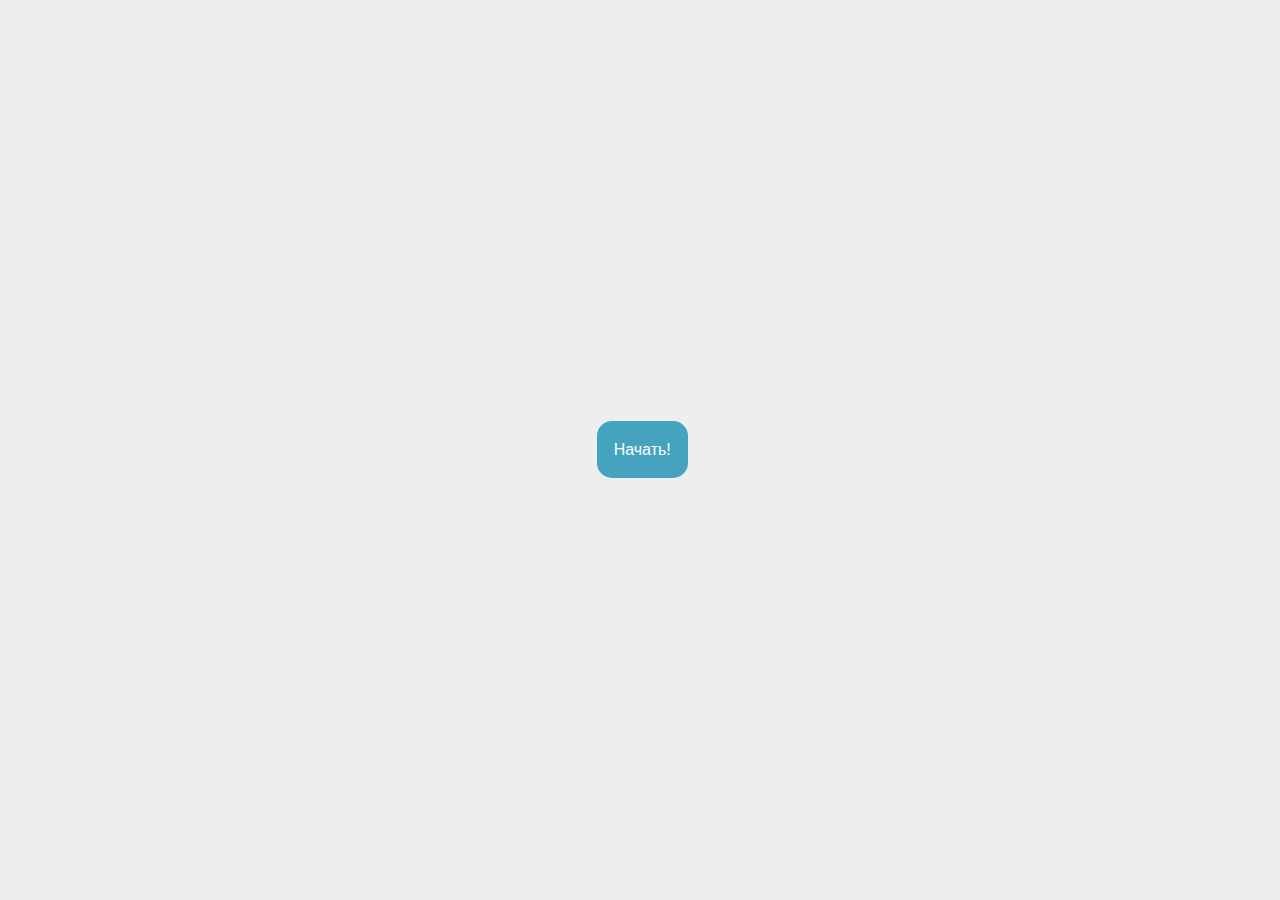
<file: index.html>
﻿<!DOCTYPE html>
<html>
    <head>
        <meta charset="utf-8"/>
        <link href="css/index.css" rel="stylesheet"/>
    </head>
    <body>
        <div class="content">
            <a href="pages/Kittens.html">Начать!</a>
        </div>
    </body>
</html>
</file>
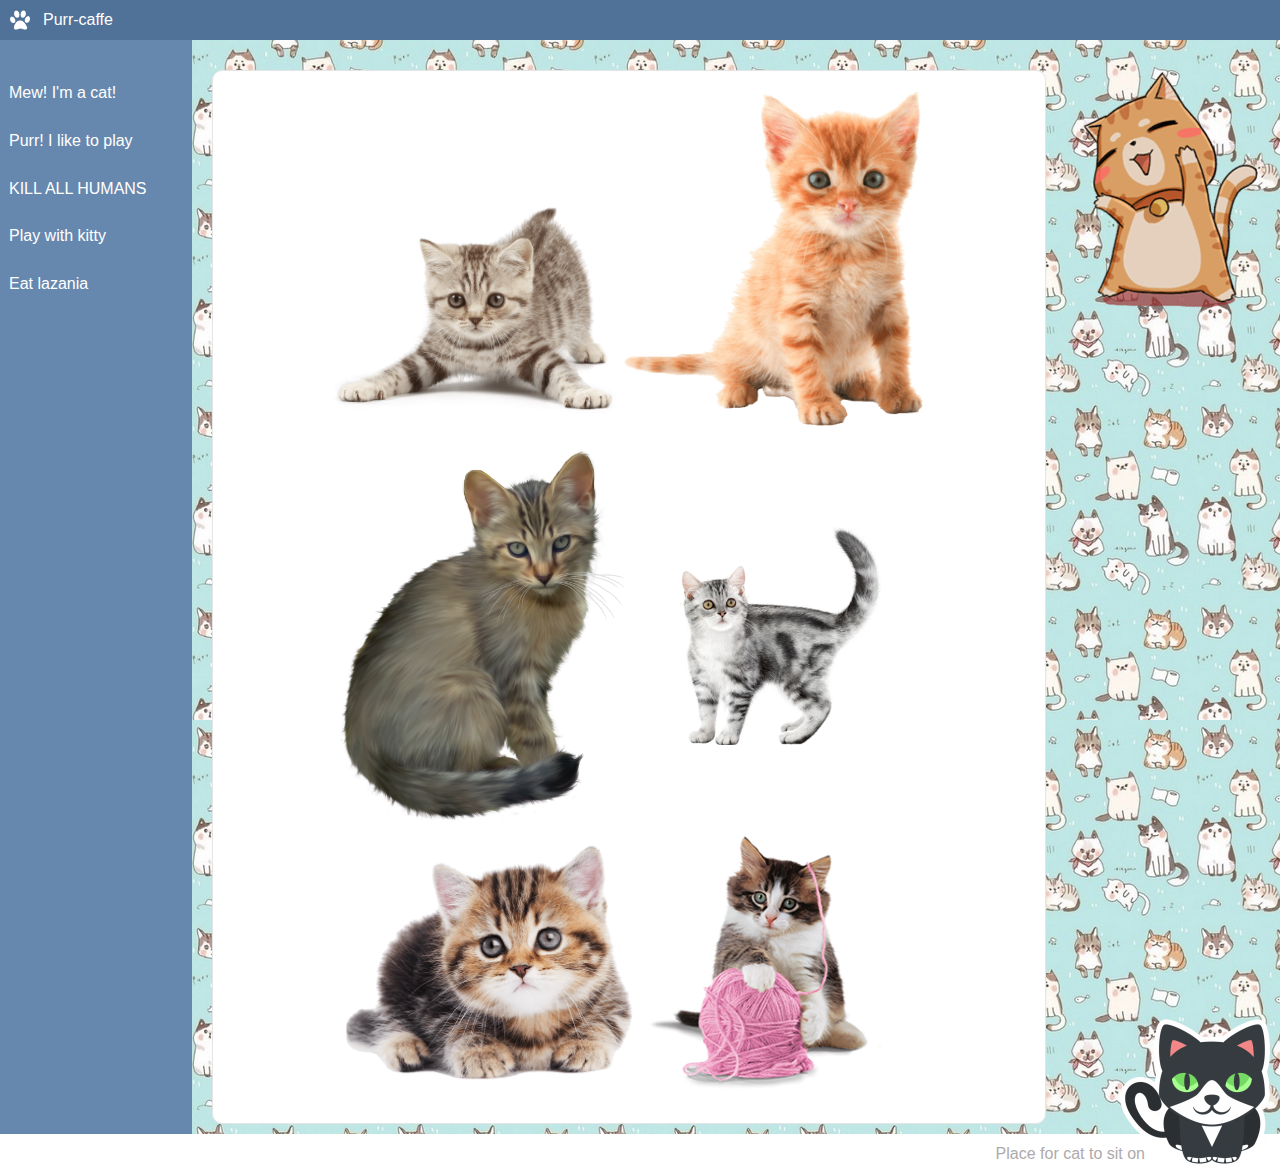
<file: pages/Kittens.html>
<!DOCTYPE html>
<html>
    <head>
        <meta charset="utf-8"/>
        <link href="../css/kittens.css" rel="stylesheet"/>
        <link href="../css/kittensMedia.css" rel="stylesheet"/>
    </head>
    <body>
        <div class="wrapper">
            <header class="header">
                 <div class="header__row">
                    <img src="../img/logo.png" width="20px" height="20px"/>
                    <span class="header__name">
                        Purr-caffe
                    </span>
                </div>
            </header>
            <content class="clearfix">
                <aside class="sidebar">
                    <nav class="navigation">
                        <ul class="menu">
                            <li>Mew! I'm a cat!</li>
                            <li>Purr! I like to play</li>
                            <li>KILL ALL HUMANS</li>
                            <li>Play with kitty</li>
                            <li>Eat lazania</li>
                        </ul>
                    </nav>
                </aside>
                <div class="kittens">
                    <div class="kittens__row">
                        <img src="../img/Kittens/1.png" width="290px"/>
                        <img src="../img/Kittens/2.png" width="300px"/>
                        <img src="../img/Kittens/3.png" width="290px"/>
                        <img src="../img/Kittens/4.png" width="300px"/>
                        <img src="../img/Kittens/5.png" width="295px"/>
                        <img src="../img/Kittens/6.png" width="280px"/>
                    </div>
                </div>
                <div class="orange_kitten">
                    <img src="../img/Mew.png"/>
                </div>
            </content>
        </div>
        <footer class="footer">
            <div class="footer_with_a_cat">
                <span class="text footer_cat_text">
                    Place for cat to sit on
                </span>
                <div class="footer_cat">
                    <img src="../img/footer-cat.png" width="50%"/>
                </div>
            </div>
            <div class="footer_without_a_cat">
                <span class="text footer_without_a_cat_text">
                    Lonely text
                </span>
            </div>
        </footer>
    </body>
</html>
</file>
<file: css/index.css>
html {
    margin: 0;
    font-family: Arial, serif;
    font-size: 16px;
    font-weight: 500;
    line-height: 1.3em;
}

body {
    margin: 0;
    min-height: 100vh;
    background-color: #edeef0;
}

.content {
    position: absolute;
    top: 0;
    right: 0;
    left: 0;
    bottom: 0;
    text-align: center;
}

.content::before {
    content: '';
    display: inline-block;
    height: 100%;
    vertical-align: middle;
}

a {
    background-color: #45a3bf;
    color: white;
    vertical-align: middle;
    text-decoration: none;
    padding: 20px 17px;
    border-radius: 15px;
}
</file>
<file: css/kittens.css>
* {
    margin: 0;
}

html, body {
    min-height: 100%;
}

body {
    font-family: Arial, sans-serif;
    font-size: 16px;
    line-height: 1.3em;
    color: white;
    overflow-x: hidden;
}

.wrapper {
    position: relative;
    min-height: calc(100vh - 40px);
    background: url("../img/background.jpg") repeat;
    z-index: -2;
}

.header {
    background-color: #507299;
    height: 40px;
    padding: 0px 10px;
}

.header__row {
    display: flex;
    height: 40px;
    align-items: center;
}

.header__name {
    margin-left: 13px;
}

.clearfix::after {
    content: "";
    display: table;
    clear: both;
  }

.sidebar {
    float: left;
    width: 15%;
    background-color: #6788ae;
}

.sidebar::before {
    content: '';
    position: absolute;
    z-index: -1;
    float: left;
    width: 15%;
    min-height: 100%;
    background-color: #6788ae;
}

.menu {
    list-style: none;
    padding: 43px 0px 0px 9px;
}

.menu li {
    margin-bottom: 27px;
}

.menu li:last-of-type {
    margin-bottom: 0px;
}

.kittens {
    display: block;
    float: left;
    width: 65%;
    background-color: #ffffff;
    border: 1px solid #e5e5e5;
    border-radius: 10px;
    margin-top: 30px;
    margin-left: 20px;
    margin-bottom: 10px;
    padding: 20px 0px;
}

.kittens__row {
    display: flex;
    flex-direction: row;
    flex-wrap: wrap;
    justify-content: center;
    align-items: center;
}

.orange_kitten {
    position: fixed;
    width: 10%;
    top: 70px;
    right: 110px;
    margin-left: 40px;
}

.footer {
    width: 100%;
    height: 40px;
    background-color: #ffffff;
}

.footer .text {
    color: #adaaab;
}

.footer_with_a_cat {
    display: flex;
    height: 40px;
    justify-content: end;
    align-items: center;
}

.footer .footer_cat {
    text-align: right;
    margin-bottom: 115px;
    margin-right: 10px;
}

.footer_cat_text {
    margin-right: -175px;
}

.footer_without_a_cat {
    display: none;
    height: 40px;
    width: 100%;
    justify-content: center;
    align-items: center;
}
</file>
<file: css/kittensMedia.css>
@media (max-height: 450px) {
    .footer_with_a_cat {
        display: none;
    }

    .footer_without_a_cat {
        display: flex;
    }
}

@media (max-width: 1100px) {   
    .orange_kitten {
        display: none;
    }

    .sidebar, .sidebar::before {
        width: 30%;
    }
}

@media (max-width: 500px) {   
    .navigation {
        display: none;
    }

    .sidebar::before {
        content: none;
    }

    .kittens {
        width: 100%;
        margin-left: 0px;
    }
}

@media (max-width: 450px) {   
    body {
        overflow-x: auto;
    }
}
</file>
